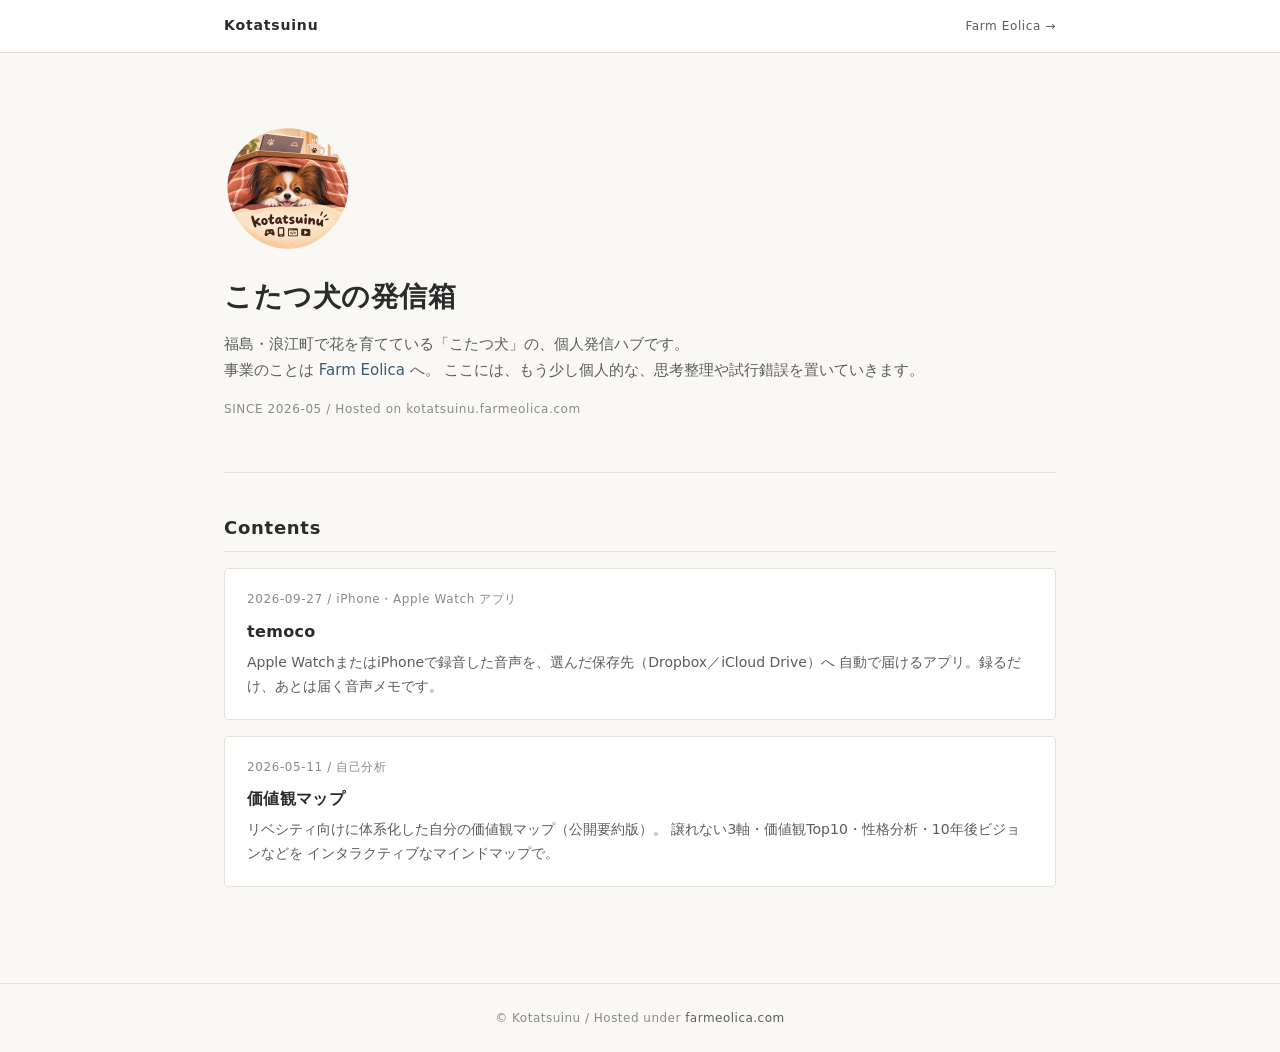
<file: index.html>
<!DOCTYPE html>
<html lang="ja">
<head>
<meta charset="UTF-8">
<meta name="viewport" content="width=device-width, initial-scale=1">
<title>Kotatsuinu — 個人発信ハブ</title>
<meta name="description" content="こたつ犬（Kotatsuinu）の個人発信ハブ。価値観・思考整理・試行錯誤の置き場。">
<meta name="robots" content="noindex">
<link rel="icon" type="image/png" sizes="32x32" href="/_assets/brand/favicon-32.png">
<link rel="icon" type="image/png" sizes="192x192" href="/_assets/brand/kotatsuinu_icon_illust_192.png">
<link rel="apple-touch-icon" href="/_assets/brand/apple-touch-icon.png">
<link rel="stylesheet" href="/_assets/styles.css">
</head>
<body>

<header class="site-header">
  <div class="site-header-inner">
    <h1 class="site-title"><a href="/">Kotatsuinu</a></h1>
    <nav class="site-nav">
      <a href="https://farmeolica.com/" target="_blank" rel="noopener">Farm Eolica →</a>
    </nav>
  </div>
</header>

<main>

  <section class="hero">
    <img class="hero-icon" src="/_assets/brand/kotatsuinu_icon_illust_512.png" alt="こたつから顔を出すパピヨンのこたつ犬アイコン" width="128" height="128">
    <h1>こたつ犬の発信箱</h1>
    <p class="lead">
      福島・浪江町で花を育てている「こたつ犬」の、個人発信ハブです。<br>
      事業のことは <a href="https://farmeolica.com/" target="_blank" rel="noopener">Farm Eolica</a> へ。
      ここには、もう少し個人的な、思考整理や試行錯誤を置いていきます。
    </p>
    <p class="meta">SINCE 2026-05 / Hosted on kotatsuinu.farmeolica.com</p>
  </section>

  <h2>Contents</h2>

  <ul class="card-list">

    <li class="card">
      <div class="card-meta">2026-09-27 / iPhone・Apple Watch アプリ</div>
      <h3><a href="/temoco/">temoco</a></h3>
      <p>
        Apple WatchまたはiPhoneで録音した音声を、選んだ保存先（Dropbox／iCloud Drive）へ
        自動で届けるアプリ。録るだけ、あとは届く音声メモです。
      </p>
    </li>

    <li class="card">
      <div class="card-meta">2026-05-11 / 自己分析</div>
      <h3><a href="/values-map/">価値観マップ</a></h3>
      <p>
        リベシティ向けに体系化した自分の価値観マップ（公開要約版）。
        譲れない3軸・価値観Top10・性格分析・10年後ビジョンなどを
        インタラクティブなマインドマップで。
      </p>
    </li>

  </ul>

</main>

<footer class="site-footer">
  © Kotatsuinu / Hosted under <a href="https://farmeolica.com/" target="_blank" rel="noopener">farmeolica.com</a>
</footer>

</body>
</html>
</file>
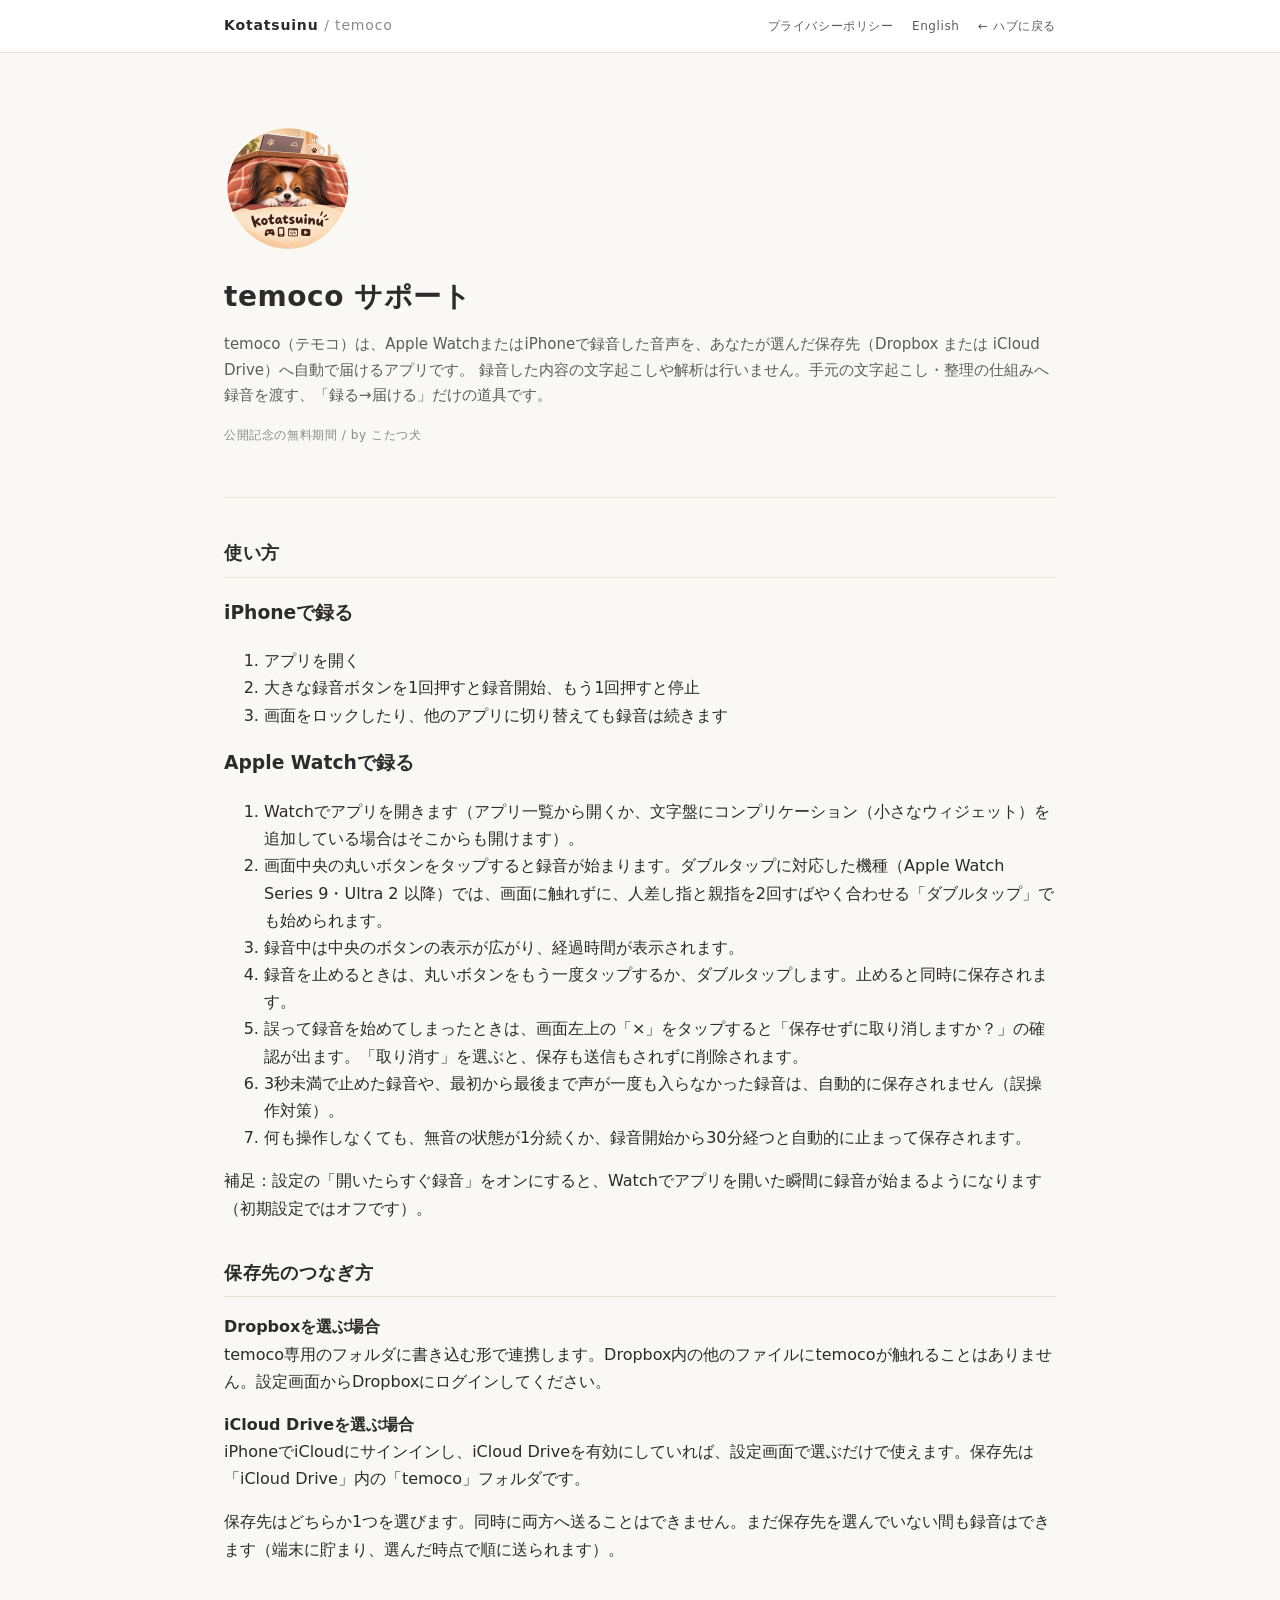
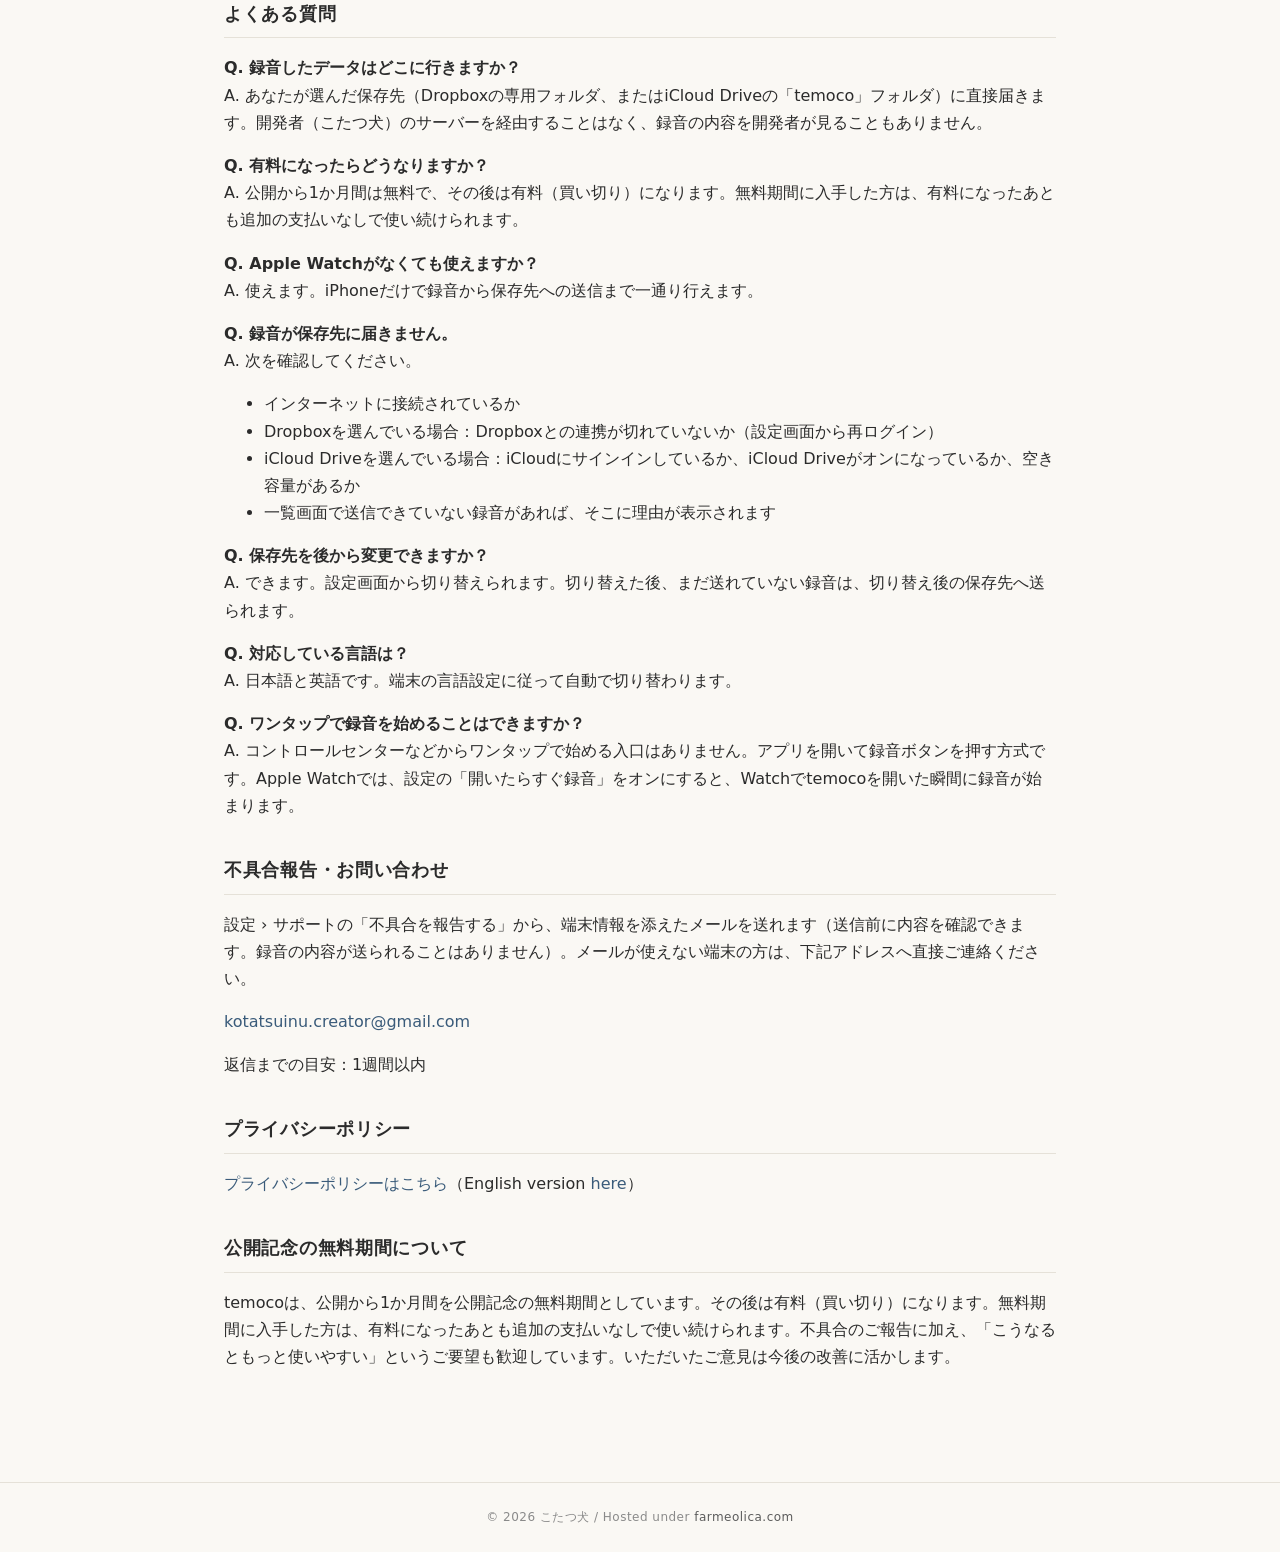
<file: temoco/index.html>
<!DOCTYPE html>
<html lang="ja">
<head>
<meta charset="UTF-8">
<meta name="viewport" content="width=device-width, initial-scale=1">
<title>temocoサポート｜こたつ犬</title>
<meta name="description" content="temoco（テモコ）のサポートページ。使い方・保存先の設定・よくある質問・お問い合わせ・プライバシーポリシー。">
<meta name="robots" content="noindex">
<link rel="icon" type="image/png" sizes="32x32" href="/_assets/brand/favicon-32.png">
<link rel="icon" type="image/png" sizes="192x192" href="/_assets/brand/kotatsuinu_icon_illust_192.png">
<link rel="apple-touch-icon" href="/_assets/brand/apple-touch-icon.png">
<link rel="stylesheet" href="/_assets/styles.css">
</head>
<body>

<header class="site-header">
  <div class="site-header-inner">
    <h1 class="site-title"><a href="/">Kotatsuinu</a> <span style="color:#8a8a8a;font-weight:400;"> / temoco</span></h1>
    <nav class="site-nav">
      <a href="/temoco/privacy/">プライバシーポリシー</a>
      <a href="/temoco/en/">English</a>
      <a href="/">← ハブに戻る</a>
    </nav>
  </div>
</header>

<main>

  <section class="hero">
    <img class="hero-icon" src="/_assets/brand/kotatsuinu_icon_illust_512.png" alt="こたつから顔を出すパピヨンのこたつ犬アイコン" width="96" height="96">
    <h1>temoco サポート</h1>
    <p class="lead">
      temoco（テモコ）は、Apple WatchまたはiPhoneで録音した音声を、あなたが選んだ保存先（Dropbox または iCloud Drive）へ自動で届けるアプリです。
      録音した内容の文字起こしや解析は行いません。手元の文字起こし・整理の仕組みへ録音を渡す、「録る→届ける」だけの道具です。
    </p>
    <p class="meta">公開記念の無料期間 / by こたつ犬</p>
  </section>

  <h2>使い方</h2>

  <h3>iPhoneで録る</h3>
  <ol>
    <li>アプリを開く</li>
    <li>大きな録音ボタンを1回押すと録音開始、もう1回押すと停止</li>
    <li>画面をロックしたり、他のアプリに切り替えても録音は続きます</li>
  </ol>

  <h3>Apple Watchで録る</h3>
  <ol>
    <li>Watchでアプリを開きます（アプリ一覧から開くか、文字盤にコンプリケーション（小さなウィジェット）を追加している場合はそこからも開けます）。</li>
    <li>画面中央の丸いボタンをタップすると録音が始まります。ダブルタップに対応した機種（Apple Watch Series 9・Ultra 2 以降）では、画面に触れずに、人差し指と親指を2回すばやく合わせる「ダブルタップ」でも始められます。</li>
    <li>録音中は中央のボタンの表示が広がり、経過時間が表示されます。</li>
    <li>録音を止めるときは、丸いボタンをもう一度タップするか、ダブルタップします。止めると同時に保存されます。</li>
    <li>誤って録音を始めてしまったときは、画面左上の「×」をタップすると「保存せずに取り消しますか？」の確認が出ます。「取り消す」を選ぶと、保存も送信もされずに削除されます。</li>
    <li>3秒未満で止めた録音や、最初から最後まで声が一度も入らなかった録音は、自動的に保存されません（誤操作対策）。</li>
    <li>何も操作しなくても、無音の状態が1分続くか、録音開始から30分経つと自動的に止まって保存されます。</li>
  </ol>
  <p>
    補足：設定の「開いたらすぐ録音」をオンにすると、Watchでアプリを開いた瞬間に録音が始まるようになります（初期設定ではオフです）。
  </p>

  <h2>保存先のつなぎ方</h2>
  <p>
    <strong>Dropboxを選ぶ場合</strong><br>
    temoco専用のフォルダに書き込む形で連携します。Dropbox内の他のファイルにtemocoが触れることはありません。設定画面からDropboxにログインしてください。
  </p>
  <p>
    <strong>iCloud Driveを選ぶ場合</strong><br>
    iPhoneでiCloudにサインインし、iCloud Driveを有効にしていれば、設定画面で選ぶだけで使えます。保存先は「iCloud Drive」内の「temoco」フォルダです。
  </p>
  <p>
    保存先はどちらか1つを選びます。同時に両方へ送ることはできません。まだ保存先を選んでいない間も録音はできます（端末に貯まり、選んだ時点で順に送られます）。
  </p>

  <h2>よくある質問</h2>

  <p><strong>Q. 録音したデータはどこに行きますか？</strong><br>
  A. あなたが選んだ保存先（Dropboxの専用フォルダ、またはiCloud Driveの「temoco」フォルダ）に直接届きます。開発者（こたつ犬）のサーバーを経由することはなく、録音の内容を開発者が見ることもありません。</p>

  <p><strong>Q. 有料になったらどうなりますか？</strong><br>
  A. 公開から1か月間は無料で、その後は有料（買い切り）になります。無料期間に入手した方は、有料になったあとも追加の支払いなしで使い続けられます。</p>

  <p><strong>Q. Apple Watchがなくても使えますか？</strong><br>
  A. 使えます。iPhoneだけで録音から保存先への送信まで一通り行えます。</p>

  <p><strong>Q. 録音が保存先に届きません。</strong><br>
  A. 次を確認してください。</p>
  <ul>
    <li>インターネットに接続されているか</li>
    <li>Dropboxを選んでいる場合：Dropboxとの連携が切れていないか（設定画面から再ログイン）</li>
    <li>iCloud Driveを選んでいる場合：iCloudにサインインしているか、iCloud Driveがオンになっているか、空き容量があるか</li>
    <li>一覧画面で送信できていない録音があれば、そこに理由が表示されます</li>
  </ul>

  <p><strong>Q. 保存先を後から変更できますか？</strong><br>
  A. できます。設定画面から切り替えられます。切り替えた後、まだ送れていない録音は、切り替え後の保存先へ送られます。</p>

  <p><strong>Q. 対応している言語は？</strong><br>
  A. 日本語と英語です。端末の言語設定に従って自動で切り替わります。</p>

  <p><strong>Q. ワンタップで録音を始めることはできますか？</strong><br>
  A. コントロールセンターなどからワンタップで始める入口はありません。アプリを開いて録音ボタンを押す方式です。Apple Watchでは、設定の「開いたらすぐ録音」をオンにすると、Watchでtemocoを開いた瞬間に録音が始まります。</p>

  <h2>不具合報告・お問い合わせ</h2>
  <p>
    設定 › サポートの「不具合を報告する」から、端末情報を添えたメールを送れます（送信前に内容を確認できます。録音の内容が送られることはありません）。メールが使えない端末の方は、下記アドレスへ直接ご連絡ください。
  </p>
  <p><a href="mailto:kotatsuinu.creator@gmail.com">kotatsuinu.creator@gmail.com</a></p>
  <p>返信までの目安：1週間以内</p>

  <h2>プライバシーポリシー</h2>
  <p><a href="/temoco/privacy/">プライバシーポリシーはこちら</a>（English version <a href="/temoco/en/privacy/">here</a>）</p>

  <h2>公開記念の無料期間について</h2>
  <p>
    temocoは、公開から1か月間を公開記念の無料期間としています。その後は有料（買い切り）になります。無料期間に入手した方は、有料になったあとも追加の支払いなしで使い続けられます。不具合のご報告に加え、「こうなるともっと使いやすい」というご要望も歓迎しています。いただいたご意見は今後の改善に活かします。
  </p>

</main>

<footer class="site-footer">
  © 2026 こたつ犬 / Hosted under <a href="https://farmeolica.com/" target="_blank" rel="noopener">farmeolica.com</a>
</footer>

</body>
</html>
</file>
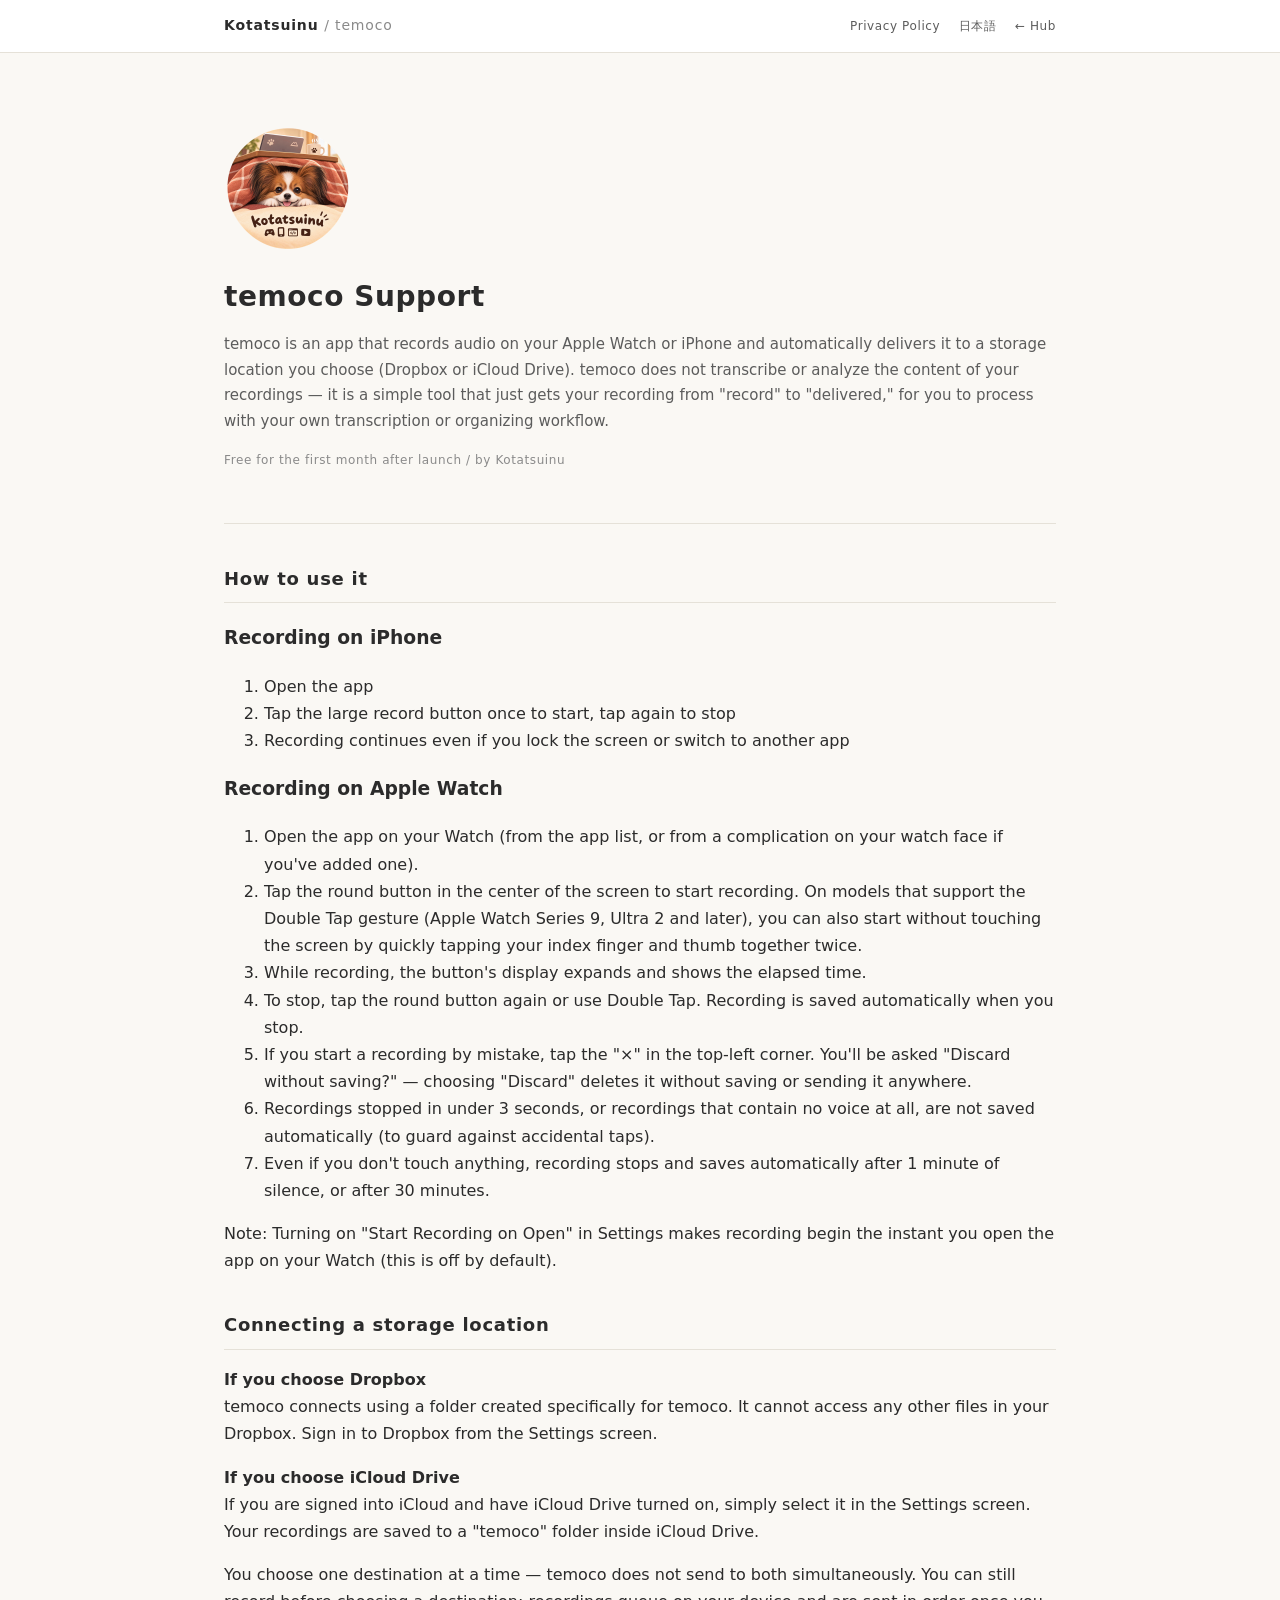
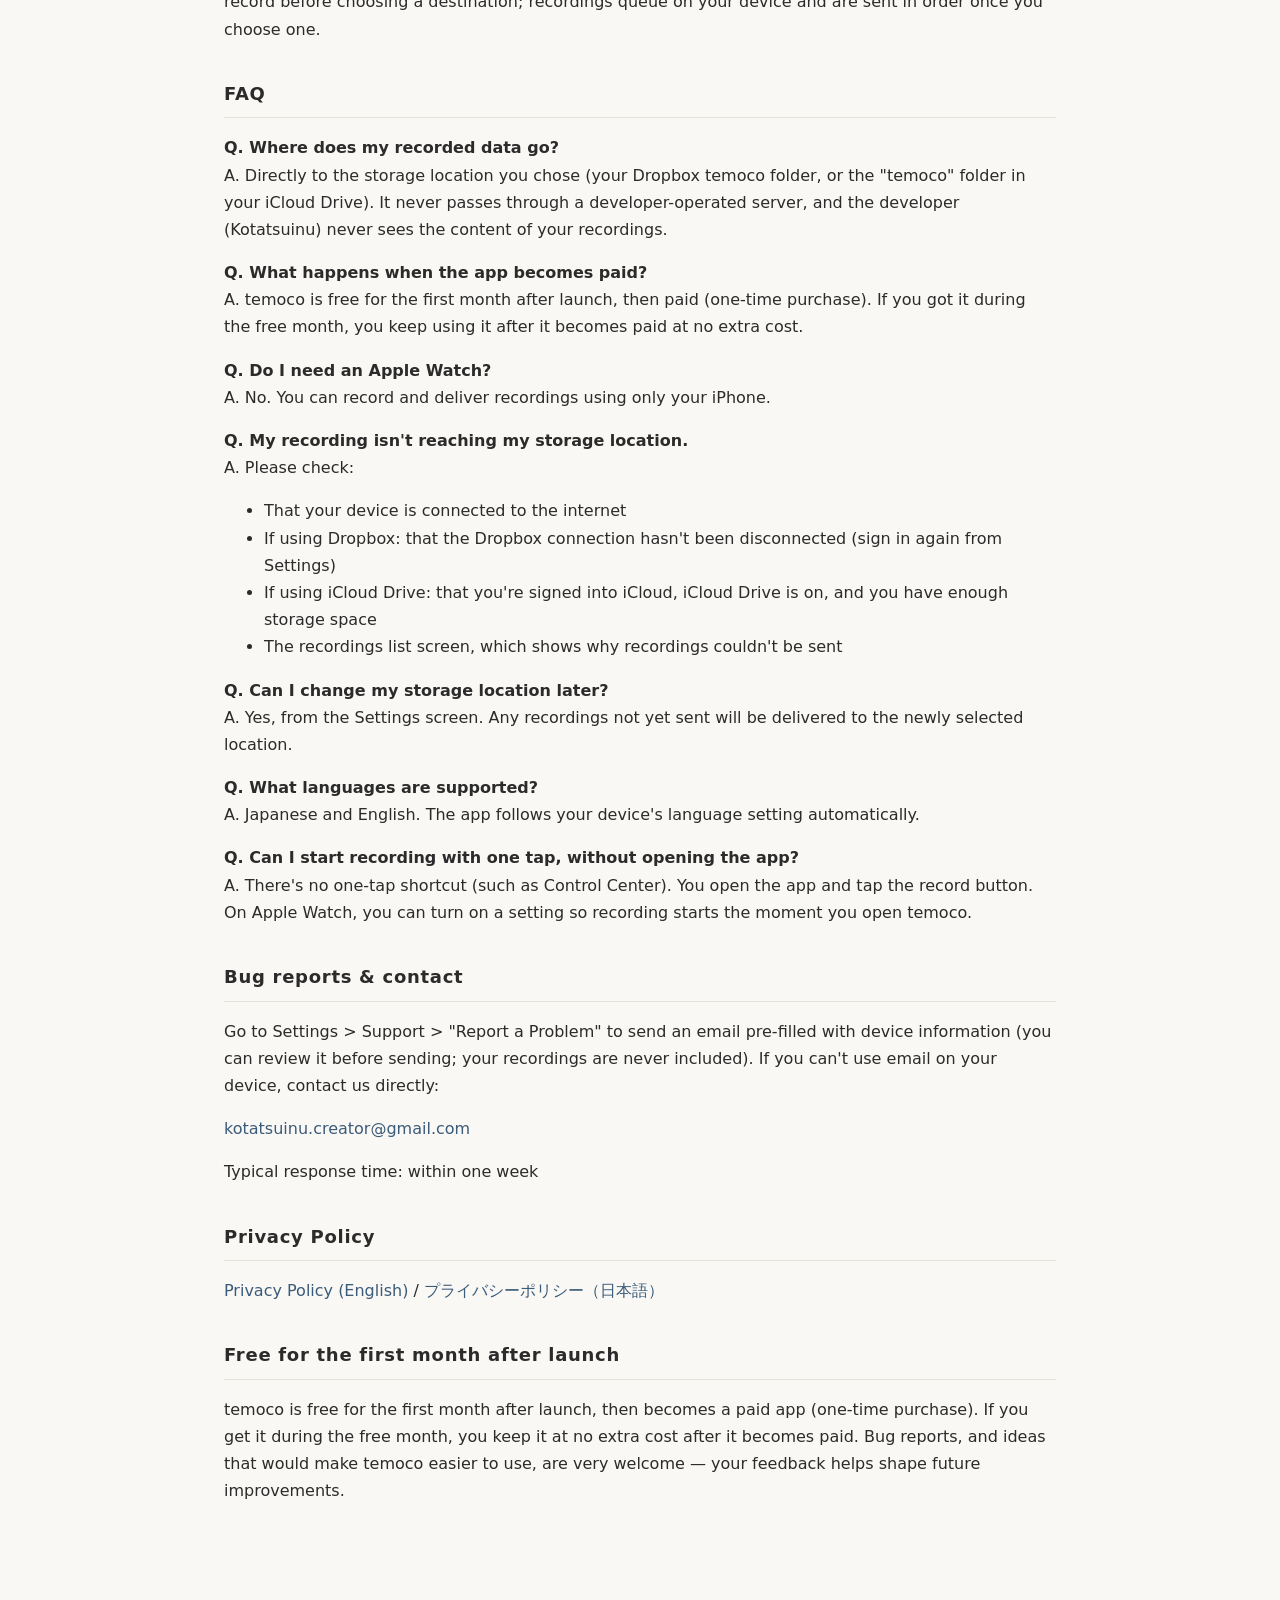
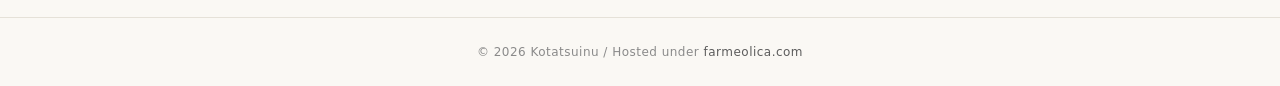
<file: temoco/en/index.html>
<!DOCTYPE html>
<html lang="en">
<head>
<meta charset="UTF-8">
<meta name="viewport" content="width=device-width, initial-scale=1">
<title>temoco Support | Kotatsuinu</title>
<meta name="description" content="Support page for temoco: how to use it, storage setup, FAQ, contact, and privacy policy.">
<meta name="robots" content="noindex">
<link rel="icon" type="image/png" sizes="32x32" href="/_assets/brand/favicon-32.png">
<link rel="icon" type="image/png" sizes="192x192" href="/_assets/brand/kotatsuinu_icon_illust_192.png">
<link rel="apple-touch-icon" href="/_assets/brand/apple-touch-icon.png">
<link rel="stylesheet" href="/_assets/styles.css">
</head>
<body>

<header class="site-header">
  <div class="site-header-inner">
    <h1 class="site-title"><a href="/">Kotatsuinu</a> <span style="color:#8a8a8a;font-weight:400;"> / temoco</span></h1>
    <nav class="site-nav">
      <a href="/temoco/en/privacy/">Privacy Policy</a>
      <a href="/temoco/">日本語</a>
      <a href="/">← Hub</a>
    </nav>
  </div>
</header>

<main>

  <section class="hero">
    <img class="hero-icon" src="/_assets/brand/kotatsuinu_icon_illust_512.png" alt="Kotatsuinu icon: a Papillon dog peeking out of a kotatsu" width="96" height="96">
    <h1>temoco Support</h1>
    <p class="lead">
      temoco is an app that records audio on your Apple Watch or iPhone and automatically delivers it to a storage location you choose (Dropbox or iCloud Drive).
      temoco does not transcribe or analyze the content of your recordings — it is a simple tool that just gets your recording from "record" to "delivered," for you to process with your own transcription or organizing workflow.
    </p>
    <p class="meta">Free for the first month after launch / by Kotatsuinu</p>
  </section>

  <h2>How to use it</h2>

  <h3>Recording on iPhone</h3>
  <ol>
    <li>Open the app</li>
    <li>Tap the large record button once to start, tap again to stop</li>
    <li>Recording continues even if you lock the screen or switch to another app</li>
  </ol>

  <h3>Recording on Apple Watch</h3>
  <ol>
    <li>Open the app on your Watch (from the app list, or from a complication on your watch face if you've added one).</li>
    <li>Tap the round button in the center of the screen to start recording. On models that support the Double Tap gesture (Apple Watch Series 9, Ultra 2 and later), you can also start without touching the screen by quickly tapping your index finger and thumb together twice.</li>
    <li>While recording, the button's display expands and shows the elapsed time.</li>
    <li>To stop, tap the round button again or use Double Tap. Recording is saved automatically when you stop.</li>
    <li>If you start a recording by mistake, tap the "×" in the top-left corner. You'll be asked "Discard without saving?" — choosing "Discard" deletes it without saving or sending it anywhere.</li>
    <li>Recordings stopped in under 3 seconds, or recordings that contain no voice at all, are not saved automatically (to guard against accidental taps).</li>
    <li>Even if you don't touch anything, recording stops and saves automatically after 1 minute of silence, or after 30 minutes.</li>
  </ol>
  <p>
    Note: Turning on "Start Recording on Open" in Settings makes recording begin the instant you open the app on your Watch (this is off by default).
  </p>

  <h2>Connecting a storage location</h2>
  <p>
    <strong>If you choose Dropbox</strong><br>
    temoco connects using a folder created specifically for temoco. It cannot access any other files in your Dropbox. Sign in to Dropbox from the Settings screen.
  </p>
  <p>
    <strong>If you choose iCloud Drive</strong><br>
    If you are signed into iCloud and have iCloud Drive turned on, simply select it in the Settings screen. Your recordings are saved to a "temoco" folder inside iCloud Drive.
  </p>
  <p>
    You choose one destination at a time — temoco does not send to both simultaneously. You can still record before choosing a destination; recordings queue on your device and are sent in order once you choose one.
  </p>

  <h2>FAQ</h2>

  <p><strong>Q. Where does my recorded data go?</strong><br>
  A. Directly to the storage location you chose (your Dropbox temoco folder, or the "temoco" folder in your iCloud Drive). It never passes through a developer-operated server, and the developer (Kotatsuinu) never sees the content of your recordings.</p>

  <p><strong>Q. What happens when the app becomes paid?</strong><br>
  A. temoco is free for the first month after launch, then paid (one-time purchase). If you got it during the free month, you keep using it after it becomes paid at no extra cost.</p>

  <p><strong>Q. Do I need an Apple Watch?</strong><br>
  A. No. You can record and deliver recordings using only your iPhone.</p>

  <p><strong>Q. My recording isn't reaching my storage location.</strong><br>
  A. Please check:</p>
  <ul>
    <li>That your device is connected to the internet</li>
    <li>If using Dropbox: that the Dropbox connection hasn't been disconnected (sign in again from Settings)</li>
    <li>If using iCloud Drive: that you're signed into iCloud, iCloud Drive is on, and you have enough storage space</li>
    <li>The recordings list screen, which shows why recordings couldn't be sent</li>
  </ul>

  <p><strong>Q. Can I change my storage location later?</strong><br>
  A. Yes, from the Settings screen. Any recordings not yet sent will be delivered to the newly selected location.</p>

  <p><strong>Q. What languages are supported?</strong><br>
  A. Japanese and English. The app follows your device's language setting automatically.</p>

  <p><strong>Q. Can I start recording with one tap, without opening the app?</strong><br>
  A. There's no one-tap shortcut (such as Control Center). You open the app and tap the record button. On Apple Watch, you can turn on a setting so recording starts the moment you open temoco.</p>

  <h2>Bug reports & contact</h2>
  <p>
    Go to Settings &gt; Support &gt; "Report a Problem" to send an email pre-filled with device information (you can review it before sending; your recordings are never included). If you can't use email on your device, contact us directly:
  </p>
  <p><a href="mailto:kotatsuinu.creator@gmail.com">kotatsuinu.creator@gmail.com</a></p>
  <p>Typical response time: within one week</p>

  <h2>Privacy Policy</h2>
  <p><a href="/temoco/en/privacy/">Privacy Policy (English)</a> / <a href="/temoco/privacy/">プライバシーポリシー（日本語）</a></p>

  <h2>Free for the first month after launch</h2>
  <p>
    temoco is free for the first month after launch, then becomes a paid app (one-time purchase). If you get it during the free month, you keep it at no extra cost after it becomes paid. Bug reports, and ideas that would make temoco easier to use, are very welcome — your feedback helps shape future improvements.
  </p>

</main>

<footer class="site-footer">
  © 2026 Kotatsuinu / Hosted under <a href="https://farmeolica.com/" target="_blank" rel="noopener">farmeolica.com</a>
</footer>

</body>
</html>
</file>
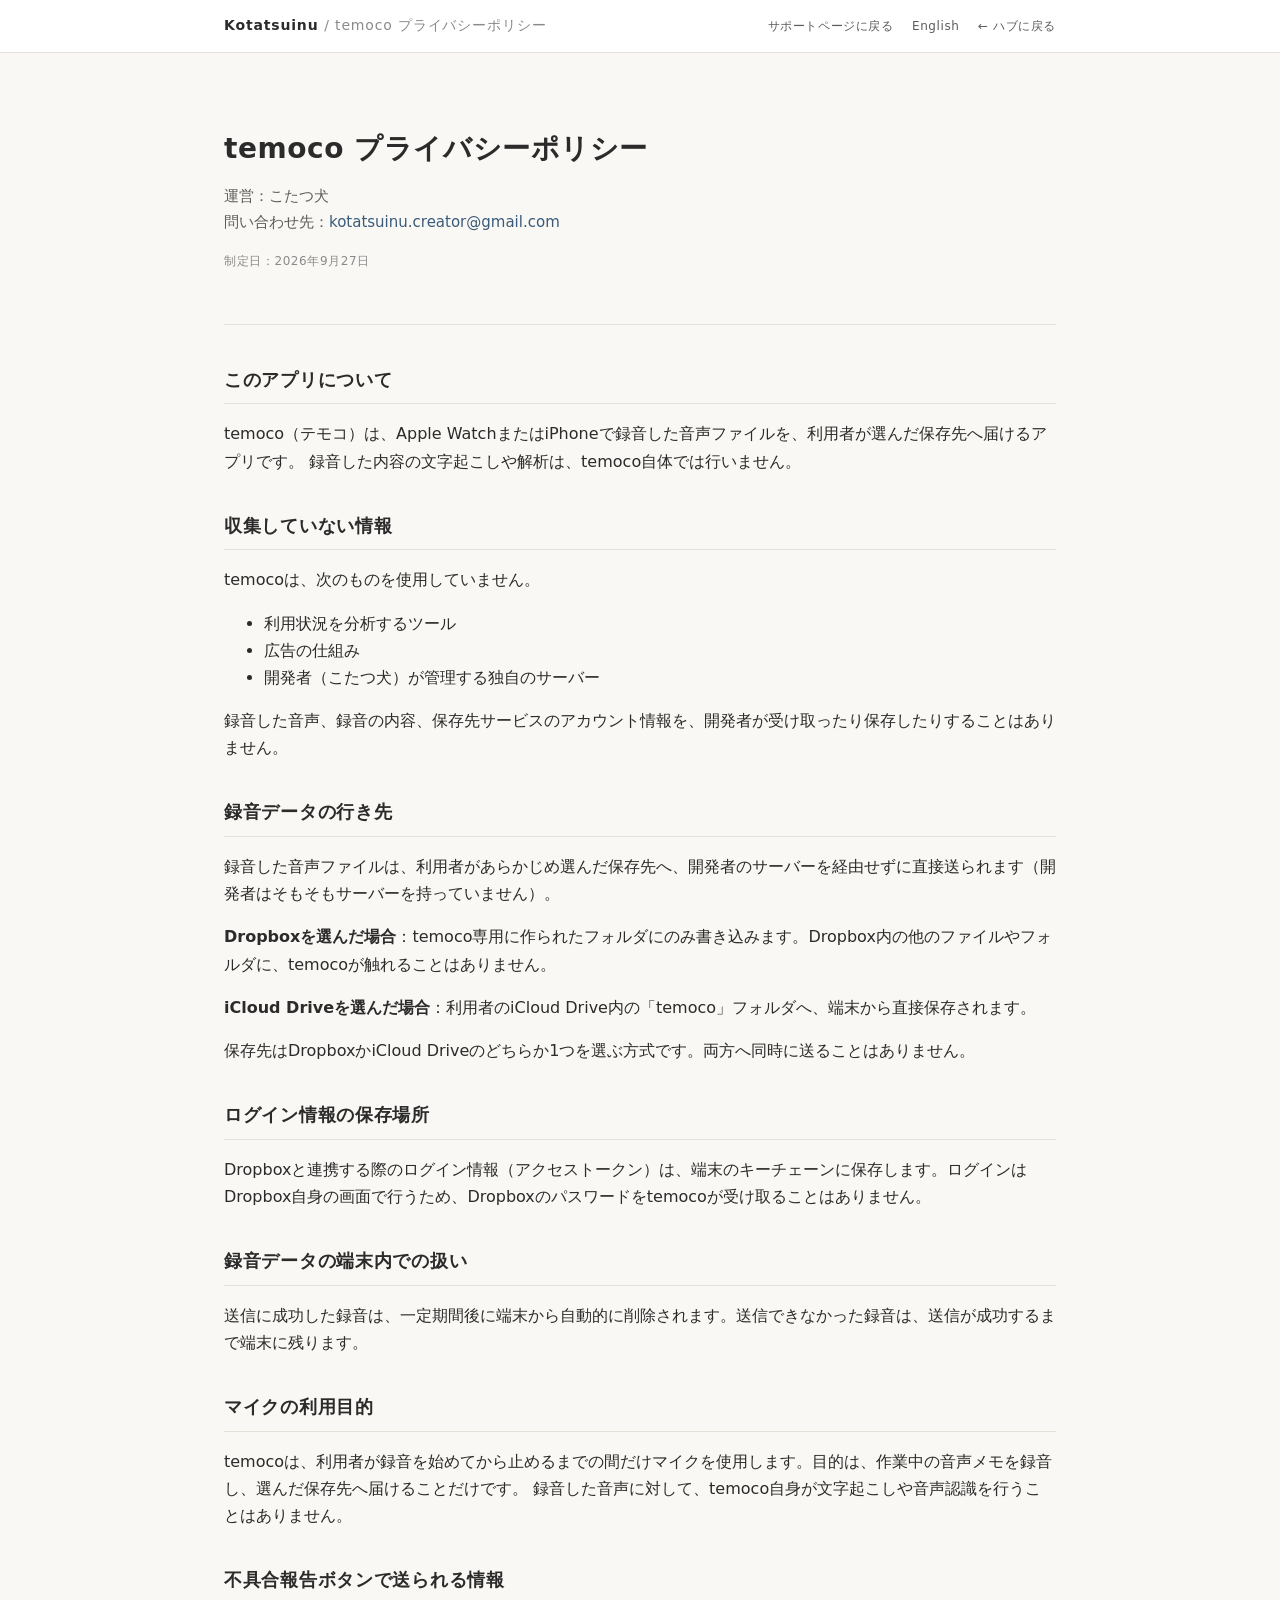
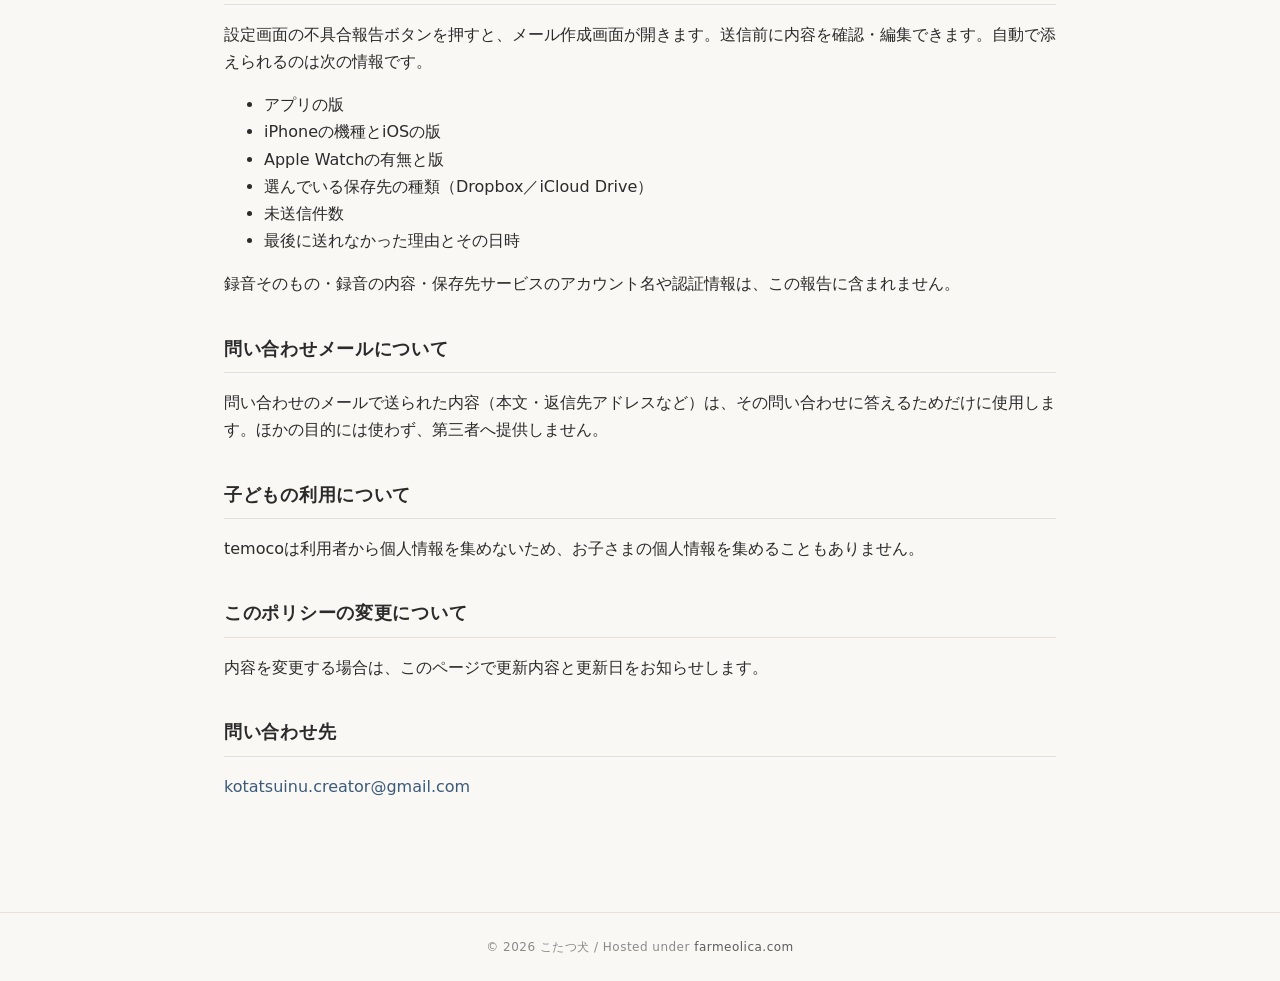
<file: temoco/privacy/index.html>
<!DOCTYPE html>
<html lang="ja">
<head>
<meta charset="UTF-8">
<meta name="viewport" content="width=device-width, initial-scale=1">
<title>temocoプライバシーポリシー｜こたつ犬</title>
<meta name="description" content="temoco（テモコ）のプライバシーポリシー。収集していない情報・録音データの行き先・お問い合わせ先。">
<meta name="robots" content="noindex">
<link rel="icon" type="image/png" sizes="32x32" href="/_assets/brand/favicon-32.png">
<link rel="icon" type="image/png" sizes="192x192" href="/_assets/brand/kotatsuinu_icon_illust_192.png">
<link rel="apple-touch-icon" href="/_assets/brand/apple-touch-icon.png">
<link rel="stylesheet" href="/_assets/styles.css">
</head>
<body>

<header class="site-header">
  <div class="site-header-inner">
    <h1 class="site-title"><a href="/">Kotatsuinu</a> <span style="color:#8a8a8a;font-weight:400;"> / temoco プライバシーポリシー</span></h1>
    <nav class="site-nav">
      <a href="/temoco/">サポートページに戻る</a>
      <a href="/temoco/en/privacy/">English</a>
      <a href="/">← ハブに戻る</a>
    </nav>
  </div>
</header>

<main>

  <section class="hero">
    <h1>temoco プライバシーポリシー</h1>
    <p class="lead">
      運営：こたつ犬<br>
      問い合わせ先：<a href="mailto:kotatsuinu.creator@gmail.com">kotatsuinu.creator@gmail.com</a>
    </p>
    <p class="meta">制定日：2026年9月27日</p>
  </section>

  <h2>このアプリについて</h2>
  <p>
    temoco（テモコ）は、Apple WatchまたはiPhoneで録音した音声ファイルを、利用者が選んだ保存先へ届けるアプリです。
    録音した内容の文字起こしや解析は、temoco自体では行いません。
  </p>

  <h2>収集していない情報</h2>
  <p>temocoは、次のものを使用していません。</p>
  <ul>
    <li>利用状況を分析するツール</li>
    <li>広告の仕組み</li>
    <li>開発者（こたつ犬）が管理する独自のサーバー</li>
  </ul>
  <p>
    録音した音声、録音の内容、保存先サービスのアカウント情報を、開発者が受け取ったり保存したりすることはありません。
  </p>

  <h2>録音データの行き先</h2>
  <p>
    録音した音声ファイルは、利用者があらかじめ選んだ保存先へ、開発者のサーバーを経由せずに直接送られます（開発者はそもそもサーバーを持っていません）。
  </p>
  <p>
    <strong>Dropboxを選んだ場合</strong>：temoco専用に作られたフォルダにのみ書き込みます。Dropbox内の他のファイルやフォルダに、temocoが触れることはありません。
  </p>
  <p>
    <strong>iCloud Driveを選んだ場合</strong>：利用者のiCloud Drive内の「temoco」フォルダへ、端末から直接保存されます。
  </p>
  <p>
    保存先はDropboxかiCloud Driveのどちらか1つを選ぶ方式です。両方へ同時に送ることはありません。
  </p>

  <h2>ログイン情報の保存場所</h2>
  <p>
    Dropboxと連携する際のログイン情報（アクセストークン）は、端末のキーチェーンに保存します。ログインはDropbox自身の画面で行うため、Dropboxのパスワードをtemocoが受け取ることはありません。
  </p>

  <h2>録音データの端末内での扱い</h2>
  <p>
    送信に成功した録音は、一定期間後に端末から自動的に削除されます。送信できなかった録音は、送信が成功するまで端末に残ります。
  </p>

  <h2>マイクの利用目的</h2>
  <p>
    temocoは、利用者が録音を始めてから止めるまでの間だけマイクを使用します。目的は、作業中の音声メモを録音し、選んだ保存先へ届けることだけです。
    録音した音声に対して、temoco自身が文字起こしや音声認識を行うことはありません。
  </p>

  <h2>不具合報告ボタンで送られる情報</h2>
  <p>
    設定画面の不具合報告ボタンを押すと、メール作成画面が開きます。送信前に内容を確認・編集できます。自動で添えられるのは次の情報です。
  </p>
  <ul>
    <li>アプリの版</li>
    <li>iPhoneの機種とiOSの版</li>
    <li>Apple Watchの有無と版</li>
    <li>選んでいる保存先の種類（Dropbox／iCloud Drive）</li>
    <li>未送信件数</li>
    <li>最後に送れなかった理由とその日時</li>
  </ul>
  <p>
    録音そのもの・録音の内容・保存先サービスのアカウント名や認証情報は、この報告に含まれません。
  </p>

  <h2>問い合わせメールについて</h2>
  <p>
    問い合わせのメールで送られた内容（本文・返信先アドレスなど）は、その問い合わせに答えるためだけに使用します。ほかの目的には使わず、第三者へ提供しません。
  </p>

  <h2>子どもの利用について</h2>
  <p>
    temocoは利用者から個人情報を集めないため、お子さまの個人情報を集めることもありません。
  </p>

  <h2>このポリシーの変更について</h2>
  <p>
    内容を変更する場合は、このページで更新内容と更新日をお知らせします。
  </p>

  <h2>問い合わせ先</h2>
  <p><a href="mailto:kotatsuinu.creator@gmail.com">kotatsuinu.creator@gmail.com</a></p>

</main>

<footer class="site-footer">
  © 2026 こたつ犬 / Hosted under <a href="https://farmeolica.com/" target="_blank" rel="noopener">farmeolica.com</a>
</footer>

</body>
</html>
</file>
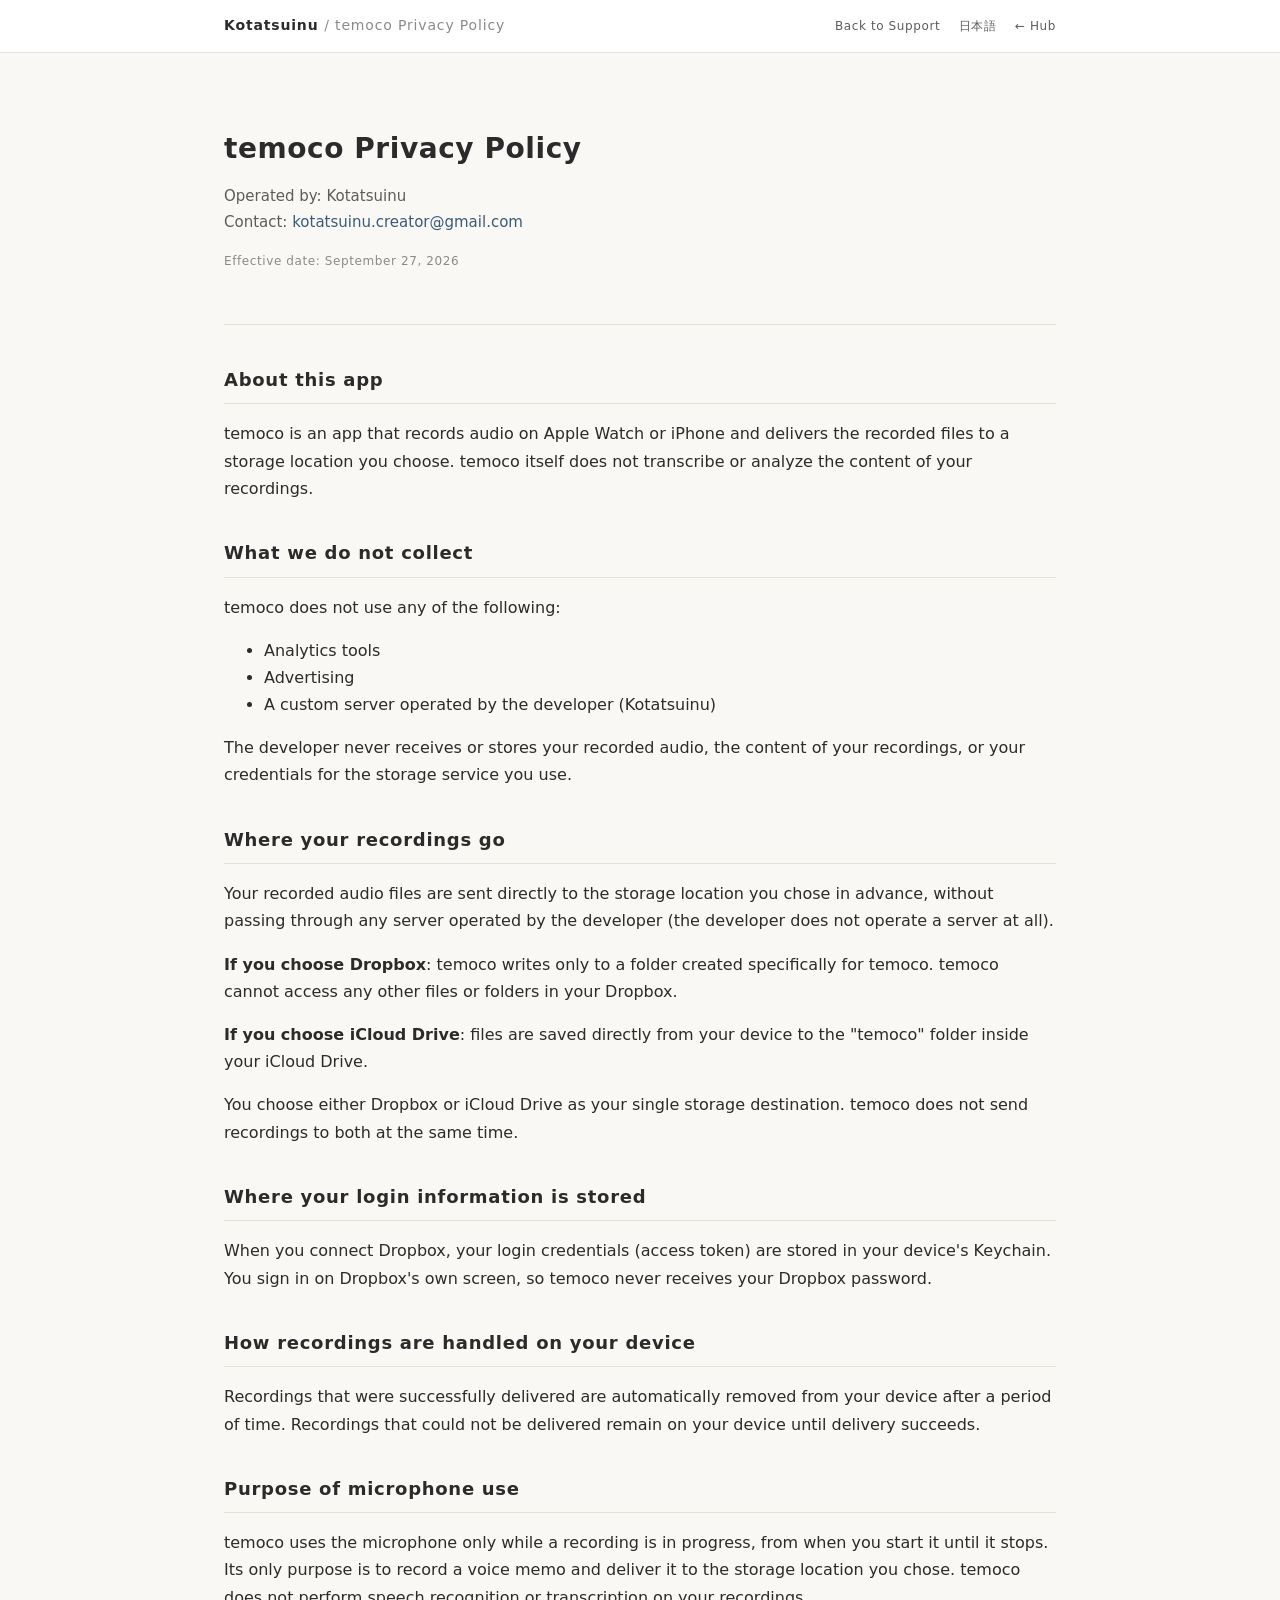
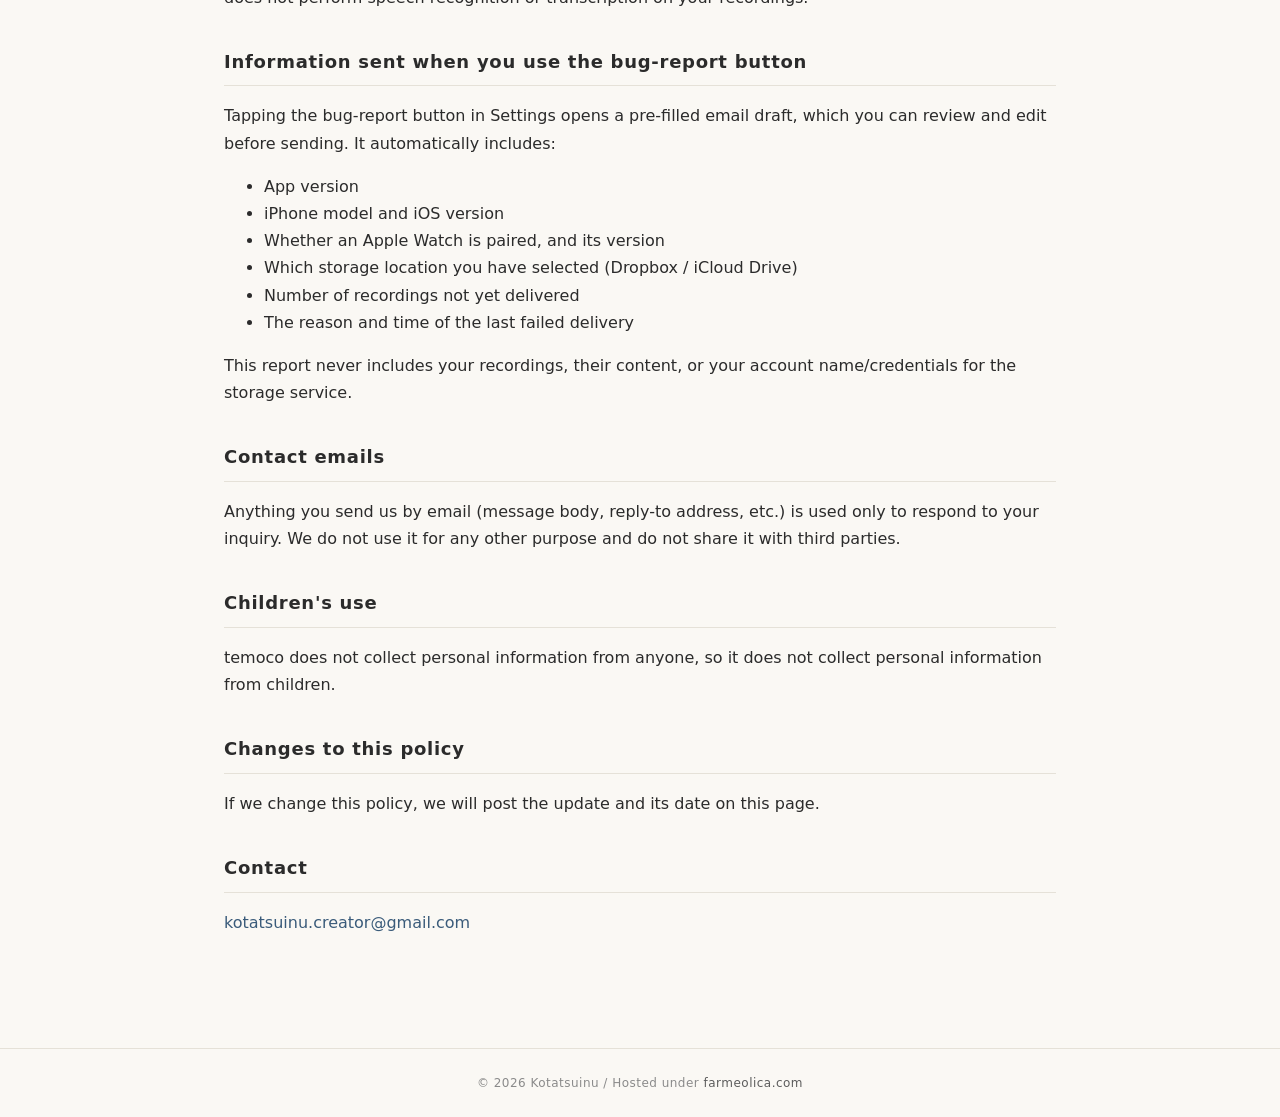
<file: temoco/en/privacy/index.html>
<!DOCTYPE html>
<html lang="en">
<head>
<meta charset="UTF-8">
<meta name="viewport" content="width=device-width, initial-scale=1">
<title>temoco Privacy Policy | Kotatsuinu</title>
<meta name="description" content="temoco Privacy Policy: what we do not collect, where your recordings go, and contact information.">
<meta name="robots" content="noindex">
<link rel="icon" type="image/png" sizes="32x32" href="/_assets/brand/favicon-32.png">
<link rel="icon" type="image/png" sizes="192x192" href="/_assets/brand/kotatsuinu_icon_illust_192.png">
<link rel="apple-touch-icon" href="/_assets/brand/apple-touch-icon.png">
<link rel="stylesheet" href="/_assets/styles.css">
</head>
<body>

<header class="site-header">
  <div class="site-header-inner">
    <h1 class="site-title"><a href="/">Kotatsuinu</a> <span style="color:#8a8a8a;font-weight:400;"> / temoco Privacy Policy</span></h1>
    <nav class="site-nav">
      <a href="/temoco/en/">Back to Support</a>
      <a href="/temoco/privacy/">日本語</a>
      <a href="/">← Hub</a>
    </nav>
  </div>
</header>

<main>

  <section class="hero">
    <h1>temoco Privacy Policy</h1>
    <p class="lead">
      Operated by: Kotatsuinu<br>
      Contact: <a href="mailto:kotatsuinu.creator@gmail.com">kotatsuinu.creator@gmail.com</a>
    </p>
    <p class="meta">Effective date: September 27, 2026</p>
  </section>

  <h2>About this app</h2>
  <p>
    temoco is an app that records audio on Apple Watch or iPhone and delivers the recorded files to a storage location you choose.
    temoco itself does not transcribe or analyze the content of your recordings.
  </p>

  <h2>What we do not collect</h2>
  <p>temoco does not use any of the following:</p>
  <ul>
    <li>Analytics tools</li>
    <li>Advertising</li>
    <li>A custom server operated by the developer (Kotatsuinu)</li>
  </ul>
  <p>
    The developer never receives or stores your recorded audio, the content of your recordings, or your credentials for the storage service you use.
  </p>

  <h2>Where your recordings go</h2>
  <p>
    Your recorded audio files are sent directly to the storage location you chose in advance, without passing through any server operated by the developer (the developer does not operate a server at all).
  </p>
  <p>
    <strong>If you choose Dropbox</strong>: temoco writes only to a folder created specifically for temoco. temoco cannot access any other files or folders in your Dropbox.
  </p>
  <p>
    <strong>If you choose iCloud Drive</strong>: files are saved directly from your device to the "temoco" folder inside your iCloud Drive.
  </p>
  <p>
    You choose either Dropbox or iCloud Drive as your single storage destination. temoco does not send recordings to both at the same time.
  </p>

  <h2>Where your login information is stored</h2>
  <p>
    When you connect Dropbox, your login credentials (access token) are stored in your device's Keychain. You sign in on Dropbox's own screen, so temoco never receives your Dropbox password.
  </p>

  <h2>How recordings are handled on your device</h2>
  <p>
    Recordings that were successfully delivered are automatically removed from your device after a period of time. Recordings that could not be delivered remain on your device until delivery succeeds.
  </p>

  <h2>Purpose of microphone use</h2>
  <p>
    temoco uses the microphone only while a recording is in progress, from when you start it until it stops. Its only purpose is to record a voice memo and deliver it to the storage location you chose.
    temoco does not perform speech recognition or transcription on your recordings.
  </p>

  <h2>Information sent when you use the bug-report button</h2>
  <p>
    Tapping the bug-report button in Settings opens a pre-filled email draft, which you can review and edit before sending. It automatically includes:
  </p>
  <ul>
    <li>App version</li>
    <li>iPhone model and iOS version</li>
    <li>Whether an Apple Watch is paired, and its version</li>
    <li>Which storage location you have selected (Dropbox / iCloud Drive)</li>
    <li>Number of recordings not yet delivered</li>
    <li>The reason and time of the last failed delivery</li>
  </ul>
  <p>
    This report never includes your recordings, their content, or your account name/credentials for the storage service.
  </p>

  <h2>Contact emails</h2>
  <p>
    Anything you send us by email (message body, reply-to address, etc.) is used only to respond to your inquiry. We do not use it for any other purpose and do not share it with third parties.
  </p>

  <h2>Children's use</h2>
  <p>
    temoco does not collect personal information from anyone, so it does not collect personal information from children.
  </p>

  <h2>Changes to this policy</h2>
  <p>
    If we change this policy, we will post the update and its date on this page.
  </p>

  <h2>Contact</h2>
  <p><a href="mailto:kotatsuinu.creator@gmail.com">kotatsuinu.creator@gmail.com</a></p>

</main>

<footer class="site-footer">
  © 2026 Kotatsuinu / Hosted under <a href="https://farmeolica.com/" target="_blank" rel="noopener">farmeolica.com</a>
</footer>

</body>
</html>
</file>
<file: _assets/styles.css>
/* kotatsuinu-pages — shared styles */

:root {
  --bg: #faf8f4;
  --surface: #ffffff;
  --ink: #2b2b2b;
  --ink-soft: #5c5c5c;
  --ink-mute: #8a8a8a;
  --line: #e5e1d8;
  --accent: #3a5b7a;       /* dusty indigo — 個人色 */
  --accent-soft: #d8e3ec;
  --eolica: #4a6b3a;        /* Farm Eolica green （リンク時のみ参照） */
  --max-w: 880px;
  --radius: 4px;
}

* { box-sizing: border-box; }

html, body {
  margin: 0;
  padding: 0;
  background: var(--bg);
  color: var(--ink);
  font-family: 'Hiragino Kaku Gothic ProN', 'Yu Gothic', 'Noto Sans JP', system-ui, sans-serif;
  font-size: 16px;
  line-height: 1.7;
  -webkit-font-smoothing: antialiased;
}

a {
  color: var(--accent);
  text-decoration: none;
  border-bottom: 1px solid transparent;
  transition: border-color .15s ease;
}
a:hover { border-bottom-color: var(--accent); }

/* Site header */
.site-header {
  border-bottom: 1px solid var(--line);
  background: var(--surface);
}
.site-header-inner {
  max-width: var(--max-w);
  margin: 0 auto;
  padding: 14px 24px;
  display: flex;
  align-items: baseline;
  justify-content: space-between;
  gap: 16px;
}
.site-title {
  font-size: 14px;
  letter-spacing: 0.06em;
  margin: 0;
  font-weight: 600;
}
.site-title a { color: var(--ink); }
.site-nav {
  font-size: 12px;
  color: var(--ink-mute);
  letter-spacing: 0.05em;
}
.site-nav a { color: var(--ink-soft); margin-left: 14px; }

/* Main */
main {
  max-width: var(--max-w);
  margin: 0 auto;
  padding: 48px 24px 96px;
}

/* Hero (hub page) */
.hero {
  padding: 24px 0 40px;
  border-bottom: 1px solid var(--line);
  margin-bottom: 40px;
}
.hero-icon {
  display: block;
  width: 128px;
  height: 128px;
  margin: 0 0 20px;
}
.hero h1 {
  font-size: 28px;
  margin: 0 0 12px;
  letter-spacing: 0.02em;
}
.hero .lead {
  font-size: 15px;
  color: var(--ink-soft);
  margin: 0;
}
.hero .meta {
  font-size: 12px;
  color: var(--ink-mute);
  margin-top: 16px;
  letter-spacing: 0.05em;
}

/* Section heads */
h2 {
  font-size: 18px;
  letter-spacing: 0.04em;
  margin: 36px 0 16px;
  padding-bottom: 8px;
  border-bottom: 1px solid var(--line);
}

/* Content cards (hub) */
.card-list {
  list-style: none;
  padding: 0;
  margin: 0;
  display: grid;
  gap: 16px;
}
.card {
  background: var(--surface);
  border: 1px solid var(--line);
  border-radius: var(--radius);
  padding: 20px 22px;
  transition: border-color .15s ease, transform .15s ease;
}
.card:hover {
  border-color: var(--accent);
}
.card h3 {
  margin: 0 0 6px;
  font-size: 16px;
  letter-spacing: 0.02em;
}
.card h3 a { color: var(--ink); }
.card .card-meta {
  font-size: 12px;
  color: var(--ink-mute);
  letter-spacing: 0.05em;
  margin-bottom: 8px;
}
.card p {
  margin: 0;
  font-size: 14px;
  color: var(--ink-soft);
}

/* Footer */
.site-footer {
  border-top: 1px solid var(--line);
  padding: 24px;
  text-align: center;
  font-size: 12px;
  color: var(--ink-mute);
  letter-spacing: 0.04em;
}
.site-footer a { color: var(--ink-soft); }

/* Markmap page */
.markmap-wrap {
  position: relative;
  background: var(--surface);
  border: 1px solid var(--line);
  border-radius: var(--radius);
  overflow: hidden;
  margin-top: 24px;
}
.markmap-stage {
  width: 100%;
  height: 78vh;
  min-height: 540px;
  overflow: hidden;
}
.markmap-stage > svg {
  display: block;
  width: 100% !important;
  height: 100% !important;
}
.markmap-controls {
  position: absolute;
  top: 10px;
  right: 10px;
  display: flex;
  gap: 4px;
  z-index: 2;
}
.markmap-controls button {
  background: rgba(255, 255, 255, 0.92);
  border: 1px solid var(--line);
  border-radius: 3px;
  padding: 4px 10px;
  font-size: 13px;
  color: var(--ink-soft);
  cursor: pointer;
  transition: border-color .15s, color .15s;
  font-family: inherit;
}
.markmap-controls button:hover {
  border-color: var(--accent);
  color: var(--accent);
}
.markmap-note {
  font-size: 12px;
  color: var(--ink-mute);
  margin-top: 12px;
  line-height: 1.6;
}
.markmap-note code {
  background: #f1ede4;
  padding: 2px 6px;
  border-radius: 3px;
  font-size: 11px;
}

/* Responsive */
@media (max-width: 600px) {
  main { padding: 32px 16px 64px; }
  .hero h1 { font-size: 22px; }
  .markmap-stage { height: 70vh; min-height: 420px; }
}
</file>
